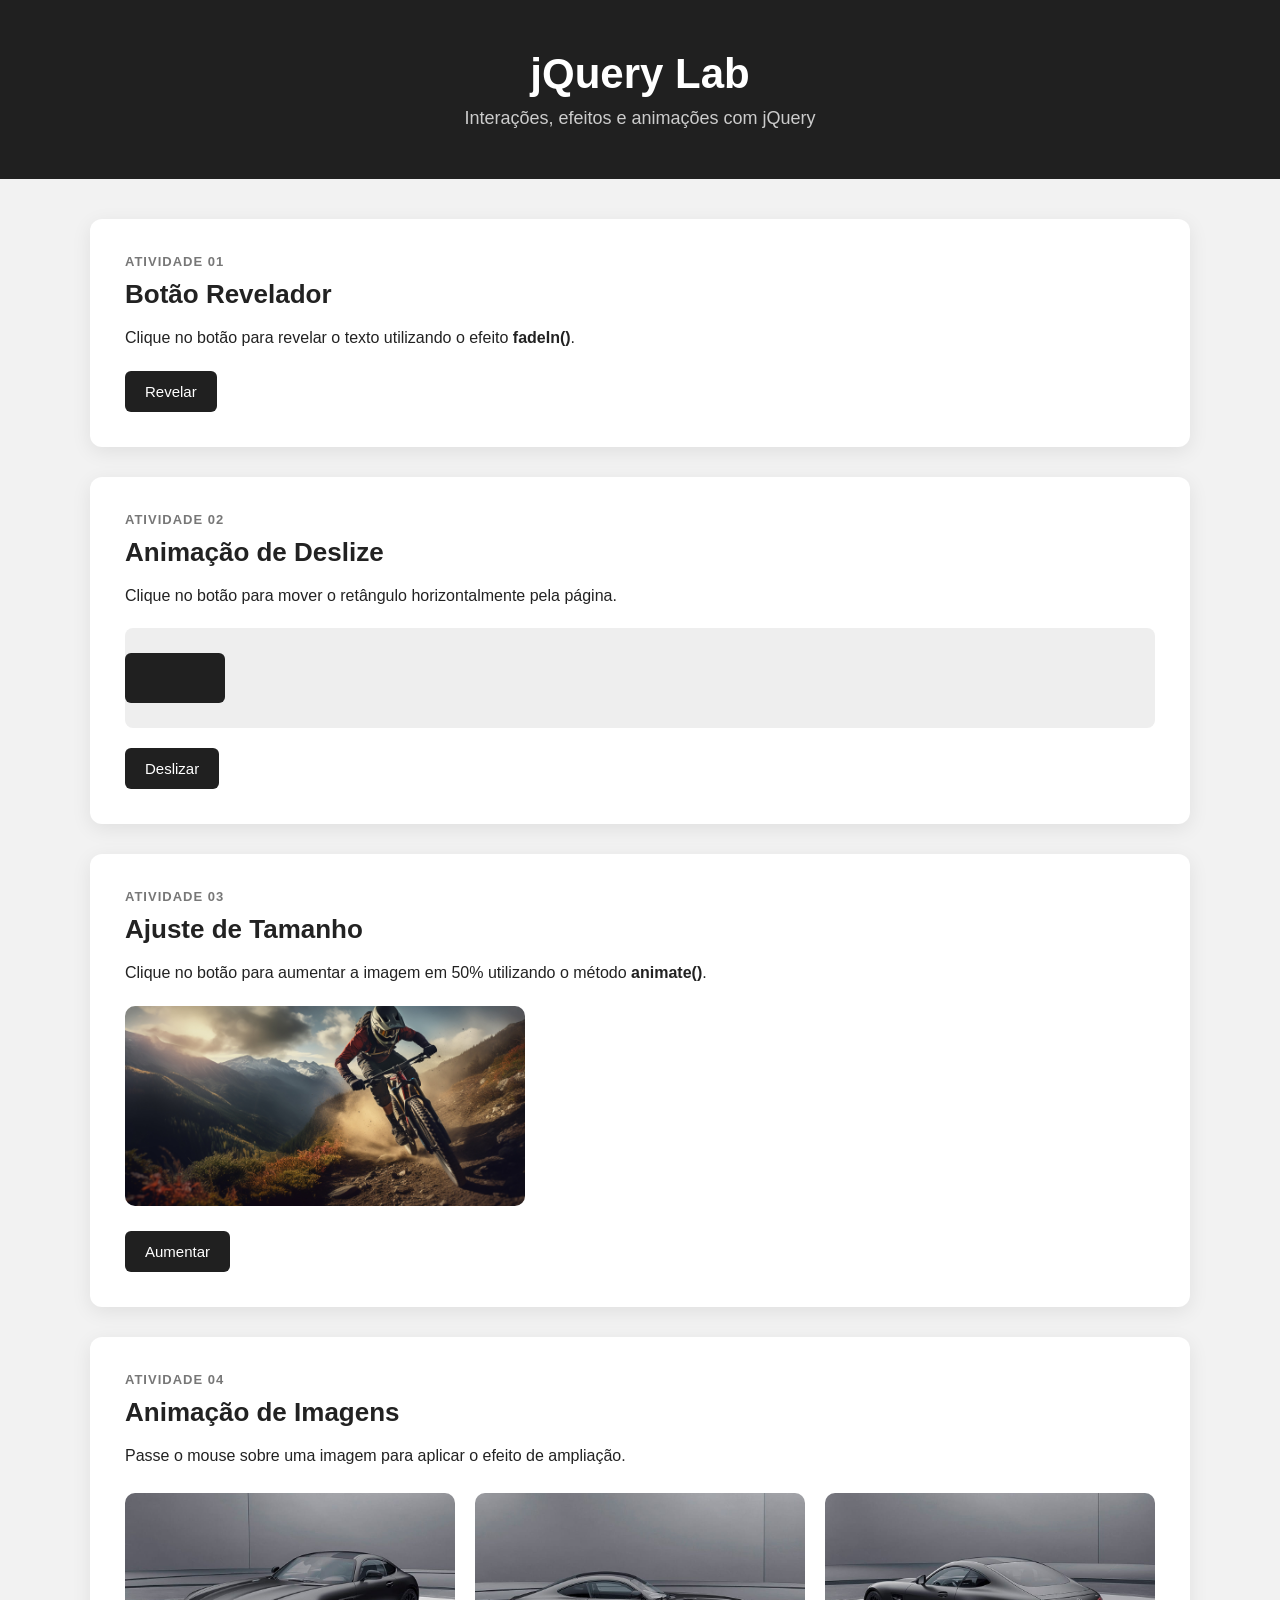
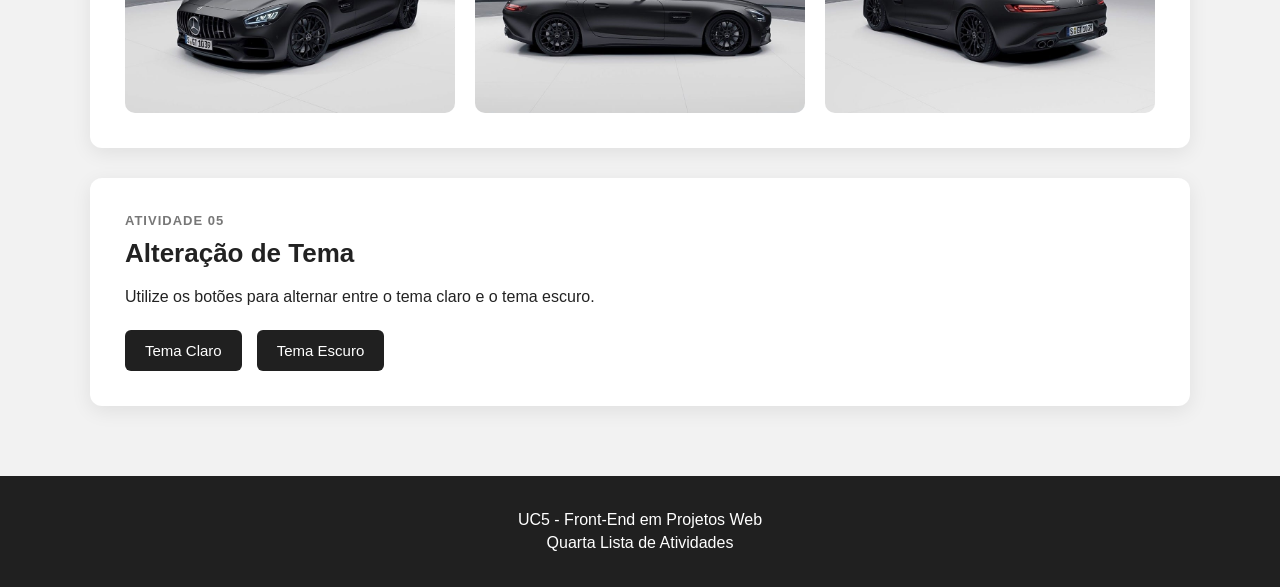
<file: index.html>
<!DOCTYPE html>
<html lang="pt-BR">

<head>

    <meta charset="UTF-8">

    <meta name="viewport" content="width=device-width, initial-scale=1.0">

    <meta
        name="description"
        content="Quarta lista de atividades da UC5 - Front-End em Projetos Web."
    >

    <title>jQuery Lab | UC5</title>

    <link rel="stylesheet" href="style.css">

    <!-- Biblioteca jQuery -->
    <script src="https://code.jquery.com/jquery-3.7.1.min.js"></script>

</head>


<body>

    <!-- ==========================================
         CABEÇALHO
    =========================================== -->

    <header>

        <div class="container">

            <h1>jQuery Lab</h1>

            <p>
                Interações, efeitos e animações com jQuery
            </p>

        </div>

    </header>


    <!-- ==========================================
         CONTEÚDO PRINCIPAL
    =========================================== -->

    <main class="container">


        <!-- ======================================
             ATIVIDADE 1
        ======================================= -->

        <section class="atividade">

            <span class="numero">
                ATIVIDADE 01
            </span>

            <h2>
                Botão Revelador
            </h2>

            <p>
                Clique no botão para revelar o texto
                utilizando o efeito <strong>fadeIn()</strong>.
            </p>

            <button id="btnRevelar">
                Revelar
            </button>

            <p id="textoRevelado">

                🎉 Parabéns! Você revelou o conteúdo
                utilizando jQuery.

            </p>

        </section>


        <!-- ======================================
             ATIVIDADE 2
        ======================================= -->

        <section class="atividade">

            <span class="numero">
                ATIVIDADE 02
            </span>

            <h2>
                Animação de Deslize
            </h2>

            <p>
                Clique no botão para mover o retângulo
                horizontalmente pela página.
            </p>

            <div class="area-deslizante">

                <div id="retangulo"></div>

            </div>

            <button id="btnDeslizar">
                Deslizar
            </button>

        </section>


        <!-- ======================================
             ATIVIDADE 3
        ======================================= -->

        <section class="atividade">

            <span class="numero">
                ATIVIDADE 03
            </span>

            <h2>
                Ajuste de Tamanho
            </h2>

            <p>
                Clique no botão para aumentar a imagem
                em 50% utilizando o método
                <strong>animate()</strong>.
            </p>

            <div class="imagem-aumentar-container">

                <img
                    id="imagemAumentar"
                    src="img/atividade_3.jpeg"
                    alt="Ciclista praticando mountain bike em uma trilha"
                >

            </div>

            <button id="btnAumentar">
                Aumentar
            </button>

        </section>


        <!-- ======================================
             ATIVIDADE 4
        ======================================= -->

        <section class="atividade">

            <span class="numero">
                ATIVIDADE 04
            </span>

            <h2>
                Animação de Imagens
            </h2>

            <p>
                Passe o mouse sobre uma imagem para
                aplicar o efeito de ampliação.
            </p>

            <div class="galeria">


                <div class="imagem-zoom">

                    <img
                        src="img/atividade_4_img_1.jpeg"
                        alt="Carro esportivo preto"
                    >

                </div>


                <div class="imagem-zoom">

                    <img
                        src="img/atividade_4_img_2.jpeg"
                        alt="Carro esportivo preto visto de lado"
                    >

                </div>


                <div class="imagem-zoom">

                    <img
                        src="img/atividade_4_img_3.jpeg"
                        alt="Carro esportivo"
                    >

                </div>


            </div>

        </section>


        <!-- ======================================
             ATIVIDADE 5
        ======================================= -->

        <section class="atividade">

            <span class="numero">
                ATIVIDADE 05
            </span>

            <h2>
                Alteração de Tema
            </h2>

            <p>
                Utilize os botões para alternar entre
                o tema claro e o tema escuro.
            </p>

            <div class="botoes-tema">

                <button id="btnClaro">
                    Tema Claro
                </button>

                <button id="btnEscuro">
                    Tema Escuro
                </button>

            </div>

        </section>


    </main>


    <!-- ==========================================
         RODAPÉ
    =========================================== -->

    <footer>

        <p>
            UC5 - Front-End em Projetos Web
        </p>

        <p>
            Quarta Lista de Atividades
        </p>

    </footer>


    <script src="script.js"></script>

</body>

</html>
</file>
<file: style.css>
/* ==========================================
   CONFIGURAÇÕES GERAIS
========================================== */

* {
    margin: 0;
    padding: 0;
    box-sizing: border-box;
}


body {

    font-family:
        Arial,
        Helvetica,
        sans-serif;

    background-color: #f2f2f2;

    color: #222;

    transition:
        background-color 0.4s ease,
        color 0.4s ease;
}


.container {

    width: 90%;

    max-width: 1100px;

    margin: 0 auto;
}



/* ==========================================
   CABEÇALHO
========================================== */

header {

    background-color: #202020;

    color: white;

    padding: 50px 0;

    text-align: center;
}


header h1 {

    font-size: 42px;

    margin-bottom: 10px;
}


header p {

    font-size: 18px;

    color: #cccccc;
}



/* ==========================================
   CONTEÚDO
========================================== */

main {

    padding: 40px 0;
}



/* ==========================================
   CARDS
========================================== */

.atividade {

    background-color: white;

    padding: 35px;

    margin-bottom: 30px;

    border-radius: 12px;

    box-shadow:
        0 5px 20px rgba(0, 0, 0, 0.08);

    overflow: hidden;

    transition:
        background-color 0.4s ease;
}


.numero {

    display: block;

    font-size: 13px;

    font-weight: bold;

    letter-spacing: 1px;

    color: #777;

    margin-bottom: 10px;
}


.atividade h2 {

    font-size: 26px;

    margin-bottom: 15px;
}


.atividade p {

    line-height: 1.6;

    margin-bottom: 20px;
}



/* ==========================================
   BOTÕES
========================================== */

button {

    border: none;

    padding: 12px 20px;

    border-radius: 6px;

    background-color: #202020;

    color: white;

    font-size: 15px;

    cursor: pointer;

    transition:
        transform 0.2s ease,
        opacity 0.2s ease;
}


button:hover {

    transform: translateY(-2px);

    opacity: 0.85;
}



/* ==========================================
   ATIVIDADE 1
========================================== */

#textoRevelado {

    display: none;

    margin-top: 20px;

    padding: 20px;

    background-color: #eeeeee;

    border-radius: 8px;
}



/* ==========================================
   ATIVIDADE 2
   ANIMAÇÃO DE DESLIZE
========================================== */

.area-deslizante {

    position: relative;

    width: 100%;

    height: 100px;

    margin-bottom: 20px;

    background-color: #eeeeee;

    border-radius: 8px;

    overflow: hidden;
}


#retangulo {

    position: absolute;

    top: 25px;

    left: 0;

    width: 100px;

    height: 50px;

    background-color: #202020;

    border-radius: 6px;
}



/* ==========================================
   ATIVIDADE 3
   AJUSTE DE TAMANHO
========================================== */

.imagem-aumentar-container {

    width: 100%;

    margin-bottom: 25px;

    overflow: visible;
}


#imagemAumentar {

    display: block;

    width: 400px;

    height: auto;

    border-radius: 10px;
}



/* ==========================================
   ATIVIDADE 4
   ANIMAÇÃO DE IMAGENS
========================================== */

.galeria {

    display: flex;

    justify-content: center;

    align-items: center;

    gap: 20px;

    margin-top: 25px;
}


.imagem-zoom {

    width: 33.333%;

    height: 220px;

    overflow: hidden;

    border-radius: 10px;

    position: relative;
}


.imagem-zoom img {

    display: block;

    width: 100%;

    height: 220px;

    object-fit: cover;

    position: relative;
}



/* ==========================================
   ATIVIDADE 5
========================================== */

.botoes-tema {

    display: flex;

    gap: 15px;
}



/* ==========================================
   RODAPÉ
========================================== */

footer {

    background-color: #202020;

    color: white;

    text-align: center;

    padding: 30px;
}


footer p {

    margin: 5px;
}



/* ==========================================
   TEMA ESCURO
========================================== */

body.tema-escuro {

    background-color: #181818;

    color: #f1f1f1;
}


body.tema-escuro .atividade {

    background-color: #252525;
}


body.tema-escuro #textoRevelado {

    background-color: #333333;
}



/* ==========================================
   RESPONSIVIDADE
========================================== */

@media (max-width: 700px) {

    header h1 {

        font-size: 32px;
    }


    .atividade {

        padding: 25px;
    }


    .galeria {

        flex-direction: column;
    }


    .imagem-zoom {

        width: 100%;
    }


    .botoes-tema {

        flex-direction: column;
    }

}
</file>
